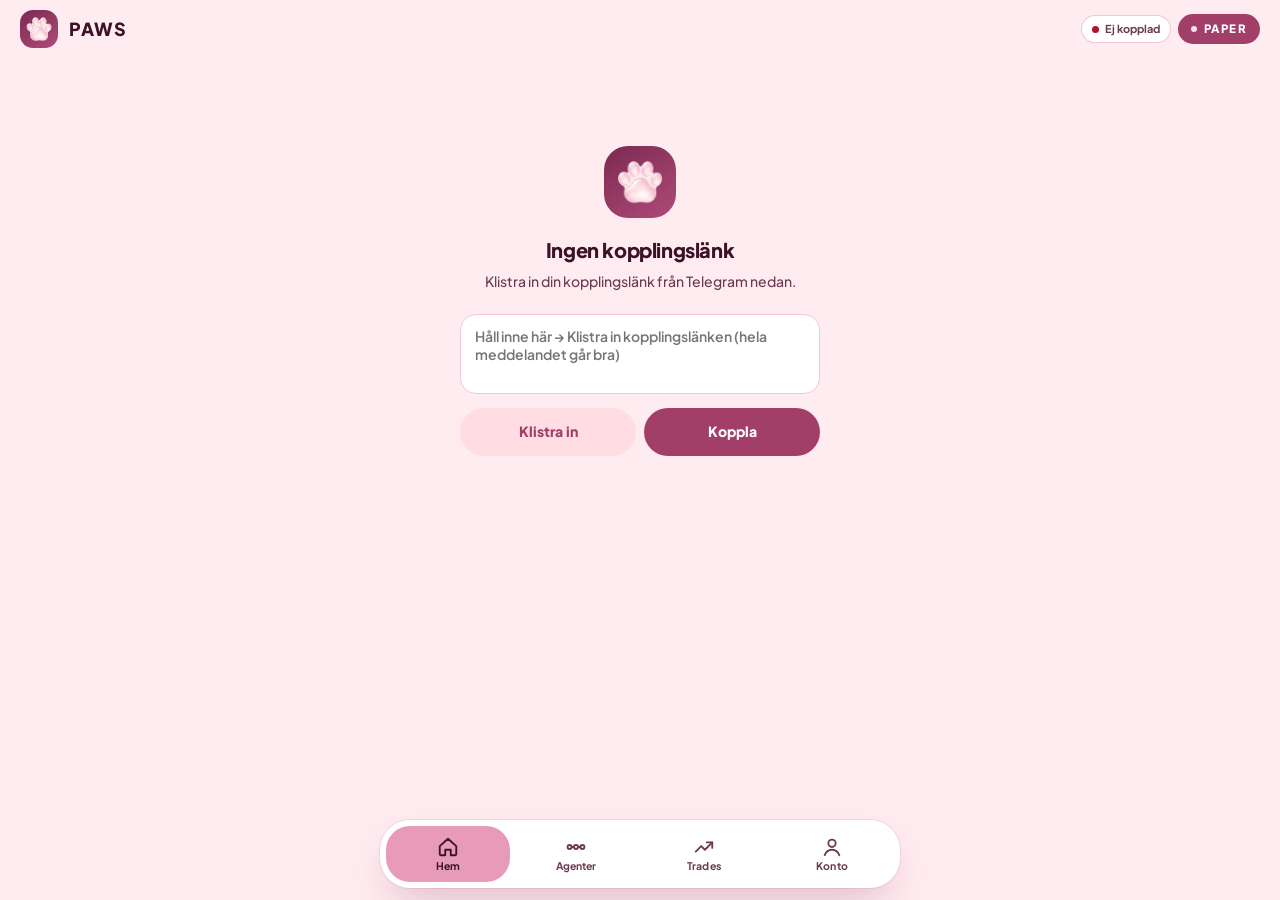
<file: index.html>
<!DOCTYPE html>
<html lang="sv">
<head>
  <meta charset="utf-8" />
  <meta name="viewport" content="width=device-width, initial-scale=1, viewport-fit=cover, maximum-scale=1" />
  <meta name="theme-color" content="#FFECF0" />
  <meta name="mobile-web-app-capable" content="yes" />
  <meta name="apple-mobile-web-app-capable" content="yes" />
  <meta name="apple-mobile-web-app-status-bar-style" content="default" />
  <meta name="apple-mobile-web-app-title" content="PAWS" />
  <meta name="referrer" content="no-referrer" />
  <link rel="manifest" href="manifest.json" />
  <link rel="apple-touch-icon" href="icons/apple-touch-icon.png" />
  <link rel="icon" type="image/png" sizes="64x64" href="icons/favicon.png" />
  <link rel="preload" href="fonts/PlusJakartaSans-var.woff2?v=79" as="font" type="font/woff2" crossorigin />
  <link rel="stylesheet" href="paws.css?v=83" />
  <link rel="stylesheet" href="desk.css?v=83" />
  <script src="brand.js?v=83"></script>
  <title>PAWS</title>
</head>
<body>
  <div class="app" id="app">
    <header class="top">
      <span class="logo-chip"><img src="icons/paw.png?v=83" alt="" width="26" height="26" /></span>
      <span class="top-name">PAWS</span>
      <span class="top-sp"></span>
      <span class="live-chip" id="live-chip"><i></i><b id="live-txt">Ansluter</b></span>
      <span class="decal" id="mode-decal"><i></i>PAPER</span>
    </header>
    <div class="err" id="err" hidden></div>

    <main class="main">
      <div class="pager" id="pager"><div class="pager-track" id="track">

      <!-- HEM -->
      <section class="page" data-page="home" aria-label="Hem">
        <div class="hero" id="hero">
          <img class="wm" src="icons/paw-lg.png?v=83" alt="" aria-hidden="true" />
          <div class="hl-row"><span class="hl">PAPER-saldo</span><span class="ppill" id="paper-pill">PAPER</span></div>
          <div class="bal" id="bal"><span class="sk w60"></span></div>
          <div class="hero-pills"><span class="pnl" id="today">idag saknas</span><span class="mult" id="mult" hidden></span></div>
          <div class="eq">
            <div class="eq-h"><span>Saldokurva</span><b id="eq-note">–</b></div>
            <div class="cv-wrap"><canvas id="chart" aria-label="Saldokurva"></canvas><div class="marks" id="marks"></div></div>
            <div class="rng" id="rng" role="tablist">
              <button data-r="LIVE" class="on">LIVE</button><button data-r="1H">1H</button><button data-r="4H">4H</button><button data-r="1D">1D</button><button data-r="1W">1V</button><button data-r="ALL">ALLA</button>
            </div>
          </div>
          <dl class="hb">
            <div><dt>Kassa</dt><dd id="cash">–</dd></div>
            <div><dt>Öppna</dt><dd id="nopen">–</dd></div>
          </dl>
        </div>

        <section class="sec">
          <div class="live" id="live" role="button" tabindex="0" aria-label="Live-skärm, tryck för helskärm">
            <img id="scr-a" alt="" /><img id="scr-b" alt="" />
            <div class="live-empty" id="live-empty">Ingen bild ännu från botens dator</div>
            <span class="lv-l" id="lv-l"><i></i><b>Väntar på bild</b></span>
            <span class="lv-r" id="lv-r">Vilar</span>
          </div>
          <div class="lastord" id="lastord">Ingen order ännu</div>
        </section>

        <section class="sec">
          <header class="sec-head"><h2>Pipeline</h2><button class="link" data-go="agenter" type="button">Agenter ›</button></header>
          <div class="card pipe5" id="pipe" role="list"></div>
        </section>

        <section class="sec">
          <header class="sec-head"><h2 id="bots-h">Agenter</h2></header>
          <div class="carousel" id="carousel"></div>
        </section>

        <section class="sec">
          <header class="sec-head"><h2>Öppna positioner</h2><span class="sec-tag" id="open-tag">0</span></header>
          <div class="list" id="open-list"></div>
        </section>

        <section class="sec">
          <header class="sec-head"><h2>Aktivitet</h2><button class="link" data-go="trades" type="button">Alla ›</button></header>
          <div class="list" id="recent"></div>
        </section>
      </section>

      <!-- AGENTER -->
      <section class="page" data-page="agenter" aria-label="Agenter">
        <div class="h-row"><h1>Agenter</h1><span class="sec-tag" id="ag-tag">–</span></div>
        <p class="sub">Scanner → Analyst → Brain → Executor → Risk · PAPER</p>
        <div id="agent-list"></div>
      </section>

      <!-- TRADES / AKTIVITET -->
      <section class="page" data-page="trades" aria-label="Trades">
        <h1>Trades</h1>
        <p class="sub" id="tr-sub">Allt simulerat i PAPER · tryck på en rad för Varför</p>
        <dl class="sum" id="tr-sum"></dl>
        <div id="trades"></div>
      </section>

      <!-- KONTO -->
      <section class="page" data-page="konto" aria-label="Konto">
        <h1>Konto</h1>
        <p class="sub">Läge, länkar och inställningar</p>
        <div class="card modes">
          <div class="mode on" id="m-paper"><b>PAPER</b><span>Aktivt · simulerat, inga riktiga pengar</span></div>
          <div class="mode locked" id="m-live" aria-disabled="true"><b>LIVE <svg viewBox="0 0 24 24" class="lk"><rect x="5" y="11" width="14" height="9" rx="2"/><path d="M8 11V8a4 4 0 0 1 8 0v3"/></svg></b><span>Låst i appen · inga order kopplade</span></div>
        </div>
        <div class="list" id="acct"></div>
        <section class="sec"><header class="sec-head"><h2>Inställningar</h2><span class="sec-tag">ändras via Telegram</span></header><div id="settings"></div></section>
        <section class="sec"><header class="sec-head"><h2>Datakoppling</h2></header><div class="list" id="conn"></div></section>
      </section>

      </div></div>
      <section class="boot" id="boot" hidden>
        <span class="logo-chip big"><img src="icons/paw.png?v=83" alt="" width="46" height="46" /></span>
        <h3 id="boot-h">Ansluter…</h3>
        <p id="boot-p">Hämtar desken.</p>
        <div class="pairbox">
          <textarea id="boot-in" rows="3" autocomplete="off" autocapitalize="off" spellcheck="false" placeholder="Håll inne här → Klistra in kopplingslänken (hela meddelandet går bra)"></textarea>
          <div class="pair-btns"><button class="btn ghost2" id="boot-paste" type="button">Klistra in</button><button class="btn" id="boot-go" type="button">Koppla</button></div>
          <p class="pair-msg" id="boot-msg"></p>
        </div>
      </section>
    </main>

    <div class="sheet-wrap" id="sheet" hidden>
      <div class="scrim" id="sheet-scrim"></div>
      <div class="sheet" role="dialog" aria-modal="true" aria-labelledby="sheet-title">
        <div class="grab" aria-hidden="true"></div>
        <header class="sh-h">
          <span id="sheet-av"></span>
          <div class="sh-t"><h3 id="sheet-title">Varför</h3><p id="sheet-sub"></p></div>
          <button class="sh-x" id="sheet-x" type="button" aria-label="Stäng">✕</button>
        </header>
        <div class="sh-body" id="sheet-body"></div>
      </div>
    </div>

    <div class="fs" id="fs" hidden>
      <div class="fs-img" id="fs-scroll"><img id="fs-img" alt="Botens skärm" /></div>
      <div class="fs-bar"><a class="btn" id="fs-fomo" target="_blank" rel="noopener" hidden>Öppna på FOMO</a><button class="btn ghost" id="fs-x" type="button">Stäng</button></div>
    </div>

    <nav class="tabs" aria-label="Vyer">
      <button class="tab on" data-tab="home" type="button"><svg viewBox="0 0 24 24"><path d="M3 11l9-8 9 8v9a1 1 0 0 1-1 1h-5v-6H9v6H4a1 1 0 0 1-1-1z"/></svg><span>Hem</span></button>
      <button class="tab" data-tab="agenter" type="button"><svg viewBox="0 0 24 24"><circle cx="5" cy="12" r="2.2"/><circle cx="12" cy="12" r="2.2"/><circle cx="19" cy="12" r="2.2"/><path d="M7.2 12h2.6M14.2 12h2.6"/></svg><span>Agenter</span></button>
      <button class="tab" data-tab="trades" type="button"><svg viewBox="0 0 24 24"><path d="M3 17l6-6 4 4 8-8"/><path d="M15 7h6v6"/></svg><span>Trades</span></button>
      <button class="tab" data-tab="konto" type="button"><svg viewBox="0 0 24 24"><circle cx="12" cy="8" r="4"/><path d="M4 21c1.5-4 4.5-6 8-6s6.5 2 8 6"/></svg><span>Konto</span></button>
    </nav>
  </div>
  <script src="pair.js?v=83"></script>
  <script src="desk.js?v=83"></script>
</body>
</html>
</file>
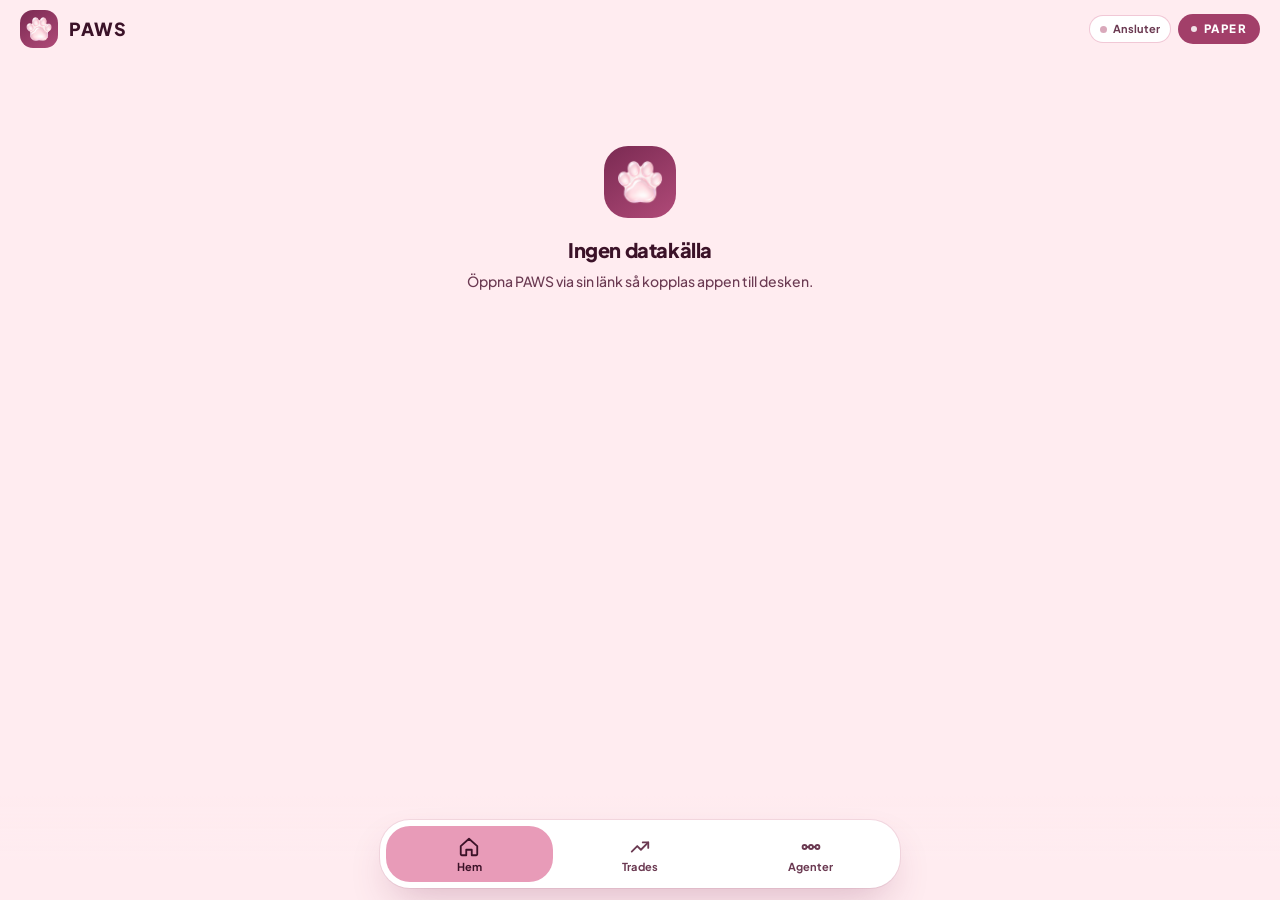
<file: classic.html>
<!DOCTYPE html>
<html lang="sv">
<head>
  <meta charset="utf-8" />
  <meta name="viewport" content="width=device-width, initial-scale=1, viewport-fit=cover, maximum-scale=1" />
  <meta name="theme-color" content="#FFECF0" />
  <meta name="mobile-web-app-capable" content="yes" />
  <meta name="apple-mobile-web-app-capable" content="yes" />
  <meta name="apple-mobile-web-app-status-bar-style" content="default" />
  <meta name="apple-mobile-web-app-title" content="PAWS" />
  <link rel="manifest" href="manifest.json" />
  <link rel="apple-touch-icon" href="icons/apple-touch-icon.png" />
  <link rel="icon" type="image/svg+xml" href="icons/favicon.svg" />
  <link rel="icon" type="image/png" sizes="64x64" href="icons/favicon.png" />
  <link rel="shortcut icon" href="icons/favicon.ico" />
  <link rel="preload" href="fonts/PlusJakartaSans-var.woff2?v=80c" as="font" type="font/woff2" crossorigin />
  <link rel="stylesheet" href="paws.css?v=80c" />
  <script src="brand.js?v=80c"></script>
  <title>PAWS</title>
  <script>
    document.title = NimbusBrand.name;
    document.querySelector('meta[name="apple-mobile-web-app-title"]').setAttribute("content", NimbusBrand.name);
  </script>
</head>
<body>
  <div class="app" id="app">
    <header class="top">
      <span class="logo-chip"><img src="icons/paw.png?v=80c" alt="" width="26" height="26" /></span>
      <span class="top-name">PAWS</span>
      <span class="top-sp"></span>
      <span class="live-chip" id="live-chip"><i></i><b id="live-txt">Ansluter</b></span>
      <span class="decal"><i></i>PAPER</span>
    </header>

    <main class="main">
      <div class="pager" id="pager">
      <div class="pager-track" id="pager-track">

      <!-- HEM -->
      <section class="page" data-page="home" aria-label="Hem">
        <div class="hero" id="hero">
          <img class="wm" src="icons/paw-lg.png?v=80c" alt="" aria-hidden="true" />
          <div class="hl">PAPER-saldo</div>
          <div class="bal" id="bal"><span class="bal-i">$—</span></div>
          <div class="pnl" id="pnl">saknas</div>
          <div class="eq" id="eq" aria-label="Saldokurva">
            <div class="eq-h"><span>Saldokurva</span><b id="eq-note">saknas</b></div>
            <div class="eq-pl" id="eq-pl"></div>
            <div class="eq-cap"><span id="eq-l">–</span><span id="eq-r">–</span></div>
          </div>
          <dl class="hb">
            <div><dt>Kassa</dt><dd id="c-cash">–</dd></div>
            <div><dt>Multipel</dt><dd id="hs-mult">–</dd></div>
          </dl>
          <div class="hero-note" id="hero-note">PAPER · simulerat · inga riktiga pengar</div>
        </div>

        <section class="sec" id="sec-pipe">
          <header class="sec-head"><h2>Pipeline</h2><button class="link" id="to-agenter" type="button">Agenter ›</button></header>
          <div class="card pipe" id="pipe" role="list"></div>
          <p class="fnote pipe-note" id="pipe-note">saknas</p>
        </section>

        <section class="sec" id="sec-challenge">
          <header class="sec-head"><h2>Utmaning</h2><span class="pill" id="ch-pill"><i></i><b>saknas</b></span></header>
          <div class="card ch" id="ch-card">
            <svg class="ring" viewBox="0 0 100 100" aria-hidden="true">
              <circle cx="50" cy="50" r="40" class="ring-bg"></circle>
              <circle cx="50" cy="50" r="40" class="ring-fg" id="ch-ring" transform="rotate(-90 50 50)"></circle>
              <text x="50" y="49" text-anchor="middle" class="ring-t" id="ch-day">–</text>
              <text x="50" y="64" text-anchor="middle" class="ring-s">DAG</text>
            </svg>
            <div class="ch-r">
              <div class="k">Återstår</div>
              <div class="ch-count" id="ch-count">--:--:--</div>
              <div class="ch-span" id="ch-span">tid saknas</div>
              <dl class="kv">
                <div><dt>Per trade</dt><dd id="c-ticket">–</dd></div>
                <div><dt>Realiserat</dt><dd id="c-real">–</dd></div>
              </dl>
            </div>
          </div>
        </section>

        <dl class="mini">
          <div><dt>Öppna</dt><dd id="hs-open">–</dd></div>
          <div><dt>Vinster</dt><dd id="hs-wins">–</dd></div>
          <div><dt>Stängda</dt><dd id="c-closed">–</dd></div>
        </dl>

        <section class="sec" id="sec-open">
          <header class="sec-head"><h2>Öppna positioner</h2><span class="sec-tag" id="open-tag">0</span></header>
          <div class="list" id="open-list"></div>
        </section>

        <section class="sec" id="sec-recent">
          <header class="sec-head"><h2>Senaste trades</h2><button class="link" id="to-trades" type="button">Alla ›</button></header>
          <div class="list" id="recent-list"></div>
        </section>
      </section>

      <!-- TRADES -->
      <section class="page" data-page="trades" aria-label="Trades">
        <h1>Trades</h1>
        <p class="sub" id="tr-sub">0 händelser · allt simulerat i PAPER</p>
        <dl class="sum" id="tr-sum"></dl>
        <div id="trades-list"></div>
      </section>

      <!-- AGENTER -->
      <section class="page" data-page="agenter" aria-label="Agenter">
        <div class="h-row"><h1>Agenter</h1><span class="sec-tag" id="ag-tag">saknas</span></div>
        <p class="sub" id="ag-sub">Desk-stegen i ordning · PAPER</p>
        <div class="agents" id="agents"></div>
      </section>

      </div>
      </div>
      <section class="boot" id="boot" hidden>
        <span class="logo-chip big"><img src="icons/paw.png?v=80c" alt="" width="46" height="46" /></span>
        <h3>Ingen datakälla</h3>
        <p>Öppna PAWS via sin länk så kopplas appen till desken.</p>
      </section>
    </main>

    <div class="sheet-wrap" id="sheet" hidden>
      <div class="scrim" id="sheet-scrim"></div>
      <div class="sheet" role="dialog" aria-modal="true" aria-labelledby="sheet-title" data-no-swipe>
        <div class="grab" aria-hidden="true"></div>
        <header class="sh-h">
          <span id="sheet-av"></span>
          <div class="sh-t"><h3 id="sheet-title">Varför</h3><p id="sheet-sub"></p></div>
          <button class="sh-x" id="sheet-x" type="button" aria-label="Stäng">✕</button>
        </header>
        <div class="sh-body" id="sheet-body"></div>
      </div>
    </div>

    <nav class="tabs" aria-label="Vyer">
      <button class="tab on" data-tab="home" type="button"><svg viewBox="0 0 24 24"><path d="M3 11l9-8 9 8v9a1 1 0 0 1-1 1h-5v-6H9v6H4a1 1 0 0 1-1-1z"/></svg><span>Hem</span></button>
      <button class="tab" data-tab="trades" type="button"><svg viewBox="0 0 24 24"><path d="M3 17l6-6 4 4 8-8"/><path d="M15 7h6v6"/></svg><span>Trades</span></button>
      <button class="tab" data-tab="agenter" type="button"><svg viewBox="0 0 24 24"><circle cx="5" cy="12" r="2.2"/><circle cx="12" cy="12" r="2.2"/><circle cx="19" cy="12" r="2.2"/><path d="M7.2 12h2.6M14.2 12h2.6"/></svg><span>Agenter</span></button>
    </nav>
  </div>

  <script src="paws.js?v=80c"></script>
  </body>
</html>
</file>
<file: paws.css>
/* PAWS v80c — layout C "Ljus" in rose: pink-white canvas, soft white cards, deep-rose hero with the paw as watermark. */
@font-face{font-family:"Plus Jakarta Sans";font-style:normal;font-weight:200 800;font-display:swap;src:url("fonts/PlusJakartaSans-var.woff2?v=79") format("woff2")}
:root{
  --bg:#FFECF0;--card:#FFFFFF;--ink:#3B1228;--ink2:#6B3A52;--ink3:#86526A;
  --vi:#A23F69;--vi2:#E89BB8;--lav:#F1C8D6;--chip:#FFDDE3;--line:#F1C8D6;--line2:#F8DCE5;
  --up:#086A42;--upbg:#DDF3E6;--down:#B3122B;--downbg:#FDE1E5;--amber:#7D4F00;--amberbg:#FFEFD0;
  --f:"Plus Jakarta Sans",system-ui,-apple-system,"Segoe UI",Roboto,sans-serif;
  --safe-b:env(safe-area-inset-bottom,0px);--safe-t:env(safe-area-inset-top,0px);
  --sh:0 1px 0 rgba(150,60,100,.05),0 14px 30px -18px rgba(150,60,100,.24);
}
*{box-sizing:border-box;-webkit-tap-highlight-color:transparent}
html,body{margin:0;background:var(--bg);color:var(--ink);font-family:var(--f);-webkit-font-smoothing:antialiased;overscroll-behavior:none;height:100%;height:100dvh;overflow:hidden;font-feature-settings:"tnum" 1}
body{font-size:15px;line-height:1.4}
[hidden]{display:none!important}
button{font:inherit;color:inherit;background:none;border:0;padding:0;cursor:pointer}
h1,h2,h3,p{margin:0}
dl,dd{margin:0}
.app{position:relative;height:100%;display:flex;flex-direction:column;overflow:hidden}

/* ---------- top bar (solid) ---------- */
.top{flex:none;display:flex;align-items:center;gap:8px;padding:calc(10px + var(--safe-t)) 20px 8px;background:var(--bg);z-index:20}
.logo-chip{width:38px;height:38px;border-radius:13px;background:linear-gradient(145deg,#7A2A52,#B04A78);display:grid;place-items:center;flex:none}
.logo-chip img{width:26px;height:26px;object-fit:contain;display:block}
.logo-chip.big{width:72px;height:72px;border-radius:24px}.logo-chip.big img{width:46px;height:46px}
.top-name{font-weight:800;font-size:18px;letter-spacing:.06em;margin-left:3px}
.top-sp{flex:1}
.decal{display:inline-flex;align-items:center;gap:7px;height:30px;padding:0 13px;border-radius:99px;background:var(--vi);color:#fff;font-weight:800;font-size:11.5px;letter-spacing:.12em}
.decal i{width:6px;height:6px;border-radius:50%;background:#fff;opacity:.85}
.live-chip{display:inline-flex;align-items:center;gap:6px;height:26px;padding:0 10px;border-radius:99px;background:#fff;font-weight:700;font-size:11px;color:var(--ink2);box-shadow:0 0 0 1px var(--line)}
.live-chip i{width:7px;height:7px;border-radius:50%;background:#D9A9BB}
.live-chip.on i{background:#2FD28A}.live-chip.warn i{background:#E8A93A}.live-chip.off i{background:var(--down)}

/* ---------- pager ---------- */
.main{flex:1;min-height:0;position:relative;overflow:hidden}
.pager{height:100%;width:100%;overflow:hidden;touch-action:pan-y}
.pager-track{display:flex;width:100%;height:100%;will-change:transform}
.pager-track.anim{transition:transform .32s cubic-bezier(.22,.8,.3,1)}
.page{flex:0 0 100%;width:100%;height:100%;overflow-x:hidden;overflow-y:auto;-webkit-overflow-scrolling:touch;overscroll-behavior:contain;padding:4px 20px calc(112px + var(--safe-b));scrollbar-width:none}
.page::-webkit-scrollbar{display:none}
h1{font-weight:800;font-size:30px;letter-spacing:-.035em;line-height:1.1;padding-top:8px}
.sub{font-size:13.5px;color:var(--ink2);margin-top:6px;font-weight:500}
.h-row{display:flex;align-items:flex-end;justify-content:space-between}
.sec{margin-top:14px}
.sec-head{display:flex;justify-content:space-between;align-items:center;margin:0 4px 8px}
.sec-head h2{font-size:15px;font-weight:700;letter-spacing:-.01em}
.sec-tag{font-size:11.5px;font-weight:700;padding:4px 10px;border-radius:99px;background:var(--chip);color:var(--vi)}
.link{font-size:13px;font-weight:700;color:var(--vi);padding:4px 2px}
.pill{display:inline-flex;align-items:center;gap:6px;font-size:11.5px;font-weight:700;padding:4px 10px;border-radius:99px;background:var(--chip);color:var(--vi)}
.pill i{width:6px;height:6px;border-radius:50%;background:currentColor}
.pill.on{background:var(--upbg);color:var(--up)}.pill.pause{background:var(--amberbg);color:var(--amber)}
.up{color:var(--up)}.down{color:var(--down)}

/* ---------- hero ---------- */
.hero{position:relative;overflow:hidden;border-radius:34px;padding:20px 22px 16px;color:#fff;margin-top:6px;
  background:radial-gradient(90% 80% at 100% 0%,rgba(232,155,184,.42),transparent 60%),linear-gradient(160deg,#7A2A52 0%,#4A1230 100%);
  box-shadow:0 24px 40px -22px rgba(90,25,60,.55)}
.hero .wm{position:absolute;right:-30px;top:-22px;width:200px;height:200px;object-fit:contain;opacity:.16;pointer-events:none}
.hl{position:relative;font-size:12px;letter-spacing:.12em;text-transform:uppercase;font-weight:700;color:rgba(255,255,255,.86)}
.bal{position:relative;margin-top:12px;font-weight:700;font-size:52px;line-height:1;letter-spacing:-.045em;display:flex;align-items:baseline}
.bal-d{font-size:30px;color:rgba(255,255,255,.62);letter-spacing:-.02em}
.bal.miss .bal-i{font-size:34px;color:rgba(255,255,255,.82)}
.pnl{position:relative;display:inline-flex;margin-top:12px;padding:6px 12px;border-radius:99px;background:rgba(255,255,255,.12);color:#fff;font-weight:700;font-size:13.5px}
.pnl.up{background:rgba(120,235,175,.20);color:#9CF5C6}.pnl.down{background:rgba(255,150,165,.22);color:#FFB3C1}
.hb{position:relative;display:grid;grid-template-columns:1fr 1fr;margin-top:14px;padding-top:12px;border-top:1px solid rgba(255,255,255,.16)}
.hb>div+div{padding-left:18px;border-left:1px solid rgba(255,255,255,.16)}
.hb dt{font-size:11px;letter-spacing:.1em;text-transform:uppercase;color:rgba(255,255,255,.85);font-weight:600}
.hb dd{font-size:21px;font-weight:700;margin-top:4px;letter-spacing:-.02em}
.hero-note{position:relative;margin-top:11px;font-size:11px;font-weight:600;letter-spacing:.04em;color:rgba(255,255,255,.85)}

/* ---------- cards ---------- */
.card{background:var(--card);border-radius:28px;padding:14px 18px;box-shadow:var(--sh)}
.ch{display:flex;align-items:center;gap:16px}
.ring{width:84px;height:84px;flex:none}
.ring-bg{fill:none;stroke:var(--chip);stroke-width:10}
.ring-fg{fill:none;stroke:var(--vi);stroke-width:10;stroke-linecap:round;stroke-dasharray:251.33;stroke-dashoffset:251.33;transition:stroke-dashoffset .6s}
.ring-t{font:800 20px var(--f);fill:var(--ink)}
.ring-s{font:700 9.5px var(--f);fill:var(--ink2);letter-spacing:.8px}
.ch-r{min-width:0;flex:1}
.k,.kv dt{font-size:11px;letter-spacing:.1em;text-transform:uppercase;color:var(--ink2);font-weight:700}
.ch-count{font-size:27px;font-weight:700;letter-spacing:-.03em;word-spacing:.18em;line-height:1.05;margin-top:5px;white-space:nowrap}
.ch-span{font-size:11.5px;color:var(--ink2);margin-top:3px;font-weight:500}
.kv{display:flex;gap:18px;margin-top:9px}
.kv dd{font-size:15px;font-weight:700;margin-top:3px}
.mini{display:grid;grid-template-columns:repeat(3,1fr);gap:10px;margin:10px 0 0}
.mini>div{background:var(--card);border-radius:22px;padding:9px 14px 10px;box-shadow:var(--sh)}
.mini dt{font-size:11px;letter-spacing:.08em;text-transform:uppercase;color:var(--ink2);font-weight:700}
.mini dd{font-size:20px;font-weight:700;margin-top:4px;letter-spacing:-.02em}

/* ---------- rows ---------- */
.list{background:var(--card);border-radius:28px;padding:2px 16px;box-shadow:var(--sh)}
.row{position:relative;display:flex;align-items:center;gap:13px;padding:12px 0;flex-wrap:wrap}
.row+.row{border-top:1px solid var(--line2)}
.row.hit{animation:hit 3.4s ease-out;margin:0 -16px;padding-left:16px;padding-right:16px;border-radius:20px}
@keyframes hit{0%,60%{background:var(--chip)}100%{background:transparent}}
.av{width:44px;height:44px;border-radius:15px;display:grid;place-items:center;flex:none;font-weight:800;font-size:14px;color:#fff;background:linear-gradient(145deg,var(--h1,#7C5CF0),var(--h2,#B9A4FB))}
.av.ic{background:var(--chip);color:var(--vi)}.av.ic.tp{background:var(--upbg);color:var(--up)}.av.ic.sl{background:var(--downbg);color:var(--down)}
.av svg{width:22px;height:22px;fill:none;stroke:currentColor;stroke-width:2.2;stroke-linecap:round;stroke-linejoin:round}
.row-m{flex:1;min-width:0}
.row-m strong{display:block;font-size:16px;font-weight:700;letter-spacing:-.01em}
.row-m span{display:block;font-size:12.5px;color:var(--ink2);margin-top:3px;font-weight:500}
.badge{display:inline-block;font-size:10px;font-weight:700;letter-spacing:.08em;padding:2px 7px;border-radius:6px;background:var(--chip);color:var(--vi);margin-right:7px;vertical-align:1px}
.badge.s{background:var(--upbg);color:var(--up)}.badge.sl{background:var(--downbg);color:var(--down)}
.row-v{text-align:right;font-size:16px;font-weight:700;letter-spacing:-.01em}
.row-v small{display:block;font-size:12.5px;font-weight:500;color:var(--ink2);margin-top:3px}
.row-v.up small,.row-v.down small{color:inherit;opacity:1}
.gauge{flex:0 0 100%;position:relative;height:6px;border-radius:6px;background:var(--chip);margin:6px 0 2px}
.gauge b{position:absolute;left:0;top:0;bottom:0;border-radius:6px;background:linear-gradient(90deg,var(--vi2),var(--lav))}
.gauge i{position:absolute;top:-4px;width:14px;height:14px;border-radius:50%;background:#fff;border:3px solid var(--vi);margin-left:-6px}
.empty{padding:20px 4px;text-align:center;font-size:13.5px;color:var(--ink2);font-weight:500}
.sum{display:grid;grid-template-columns:repeat(3,1fr);gap:8px;margin:16px 0 16px}
.sum>div{background:var(--chip);border-radius:20px;padding:11px 14px}
.sum dt{font-size:11px;letter-spacing:.08em;text-transform:uppercase;color:var(--vi);font-weight:700}
.sum dd{font-size:19px;font-weight:700;margin-top:4px;letter-spacing:-.02em;white-space:nowrap}
.sum dd.up{color:var(--up)}.sum dd.down{color:var(--down)}
.dl{font-size:12px;font-weight:700;color:var(--ink2);margin:14px 4px 8px;letter-spacing:.06em;text-transform:uppercase}

/* ---------- saldokurva (in hero) ---------- */
.eq{position:relative;margin-top:14px;padding-top:12px;border-top:1px solid rgba(255,255,255,.16)}
.eq-h{display:flex;justify-content:space-between;align-items:baseline;font-size:11px;letter-spacing:.1em;text-transform:uppercase;color:rgba(255,255,255,.85);font-weight:600}
.eq-h b{letter-spacing:.02em;text-transform:none;font-weight:600;font-size:11.5px;color:rgba(255,255,255,.9)}
.eq-pl{position:relative;height:72px;margin-top:6px}
.eq-pl svg{position:absolute;inset:0;width:100%;height:100%;overflow:visible}
.eq-cap{display:flex;justify-content:space-between;font-size:11px;font-weight:600;color:rgba(255,255,255,.82);margin-top:4px}

/* ---------- pipeline row ---------- */
.pipe{display:grid;grid-template-columns:repeat(7,1fr);padding:14px 8px 12px;border-radius:28px;position:relative;cursor:pointer}
.pipe:before{content:"";position:absolute;left:calc(8px + 100%/14 - 8px / 7);right:calc(8px + 100%/14 - 8px / 7);top:25px;height:2px;background:var(--line)}
.pp{position:relative;display:flex;flex-direction:column;align-items:center;text-align:center;min-width:0}
.pp .nd{position:relative;width:22px;height:22px;border-radius:50%;background:#fff;border:2px solid #F1C8D6;display:grid;place-items:center;font-size:10px;font-weight:800;color:var(--ink3)}
.pp.on .nd{border-color:#2FD28A;color:var(--up);background:var(--upbg)}
.pp.off .nd{border-color:#E1A63D;color:var(--amber);background:var(--amberbg)}
.pp.na .nd{border-style:dashed}
.pp b{margin-top:8px;font-size:15px;font-weight:800;letter-spacing:-.02em;line-height:1.1;max-width:100%;white-space:nowrap}
.pp b.s{font-size:10.5px;letter-spacing:0;color:var(--ink3);font-weight:700;line-height:1.5}
.pp em{font-style:normal;margin-top:4px;font-size:10.5px;font-weight:700;color:var(--ink);letter-spacing:0;max-width:100%;overflow:hidden;text-overflow:clip}
.pp small{font-size:9.5px;font-weight:600;color:var(--ink3);margin-top:2px;line-height:1.2;max-width:100%;white-space:nowrap}
.pipe-note{margin:8px 6px 0;line-height:1.35}

/* ---------- agenter ---------- */
.agents{margin-top:14px;position:relative}
.ag{position:relative;display:grid;grid-template-columns:34px 1fr;column-gap:12px;padding-bottom:12px}
.ag:not(:last-child):before{content:"";position:absolute;left:16px;top:36px;bottom:-2px;width:2px;background:var(--line)}
.ag .nd{width:34px;height:34px;border-radius:50%;background:#fff;border:2px solid #F1C8D6;display:grid;place-items:center;font-size:13px;font-weight:800;color:var(--ink3);z-index:1}
.ag.on .nd{border-color:#2FD28A;color:var(--up);background:var(--upbg)}
.ag.off .nd{border-color:#E1A63D;color:var(--amber);background:var(--amberbg)}
.ag.na .nd{border-style:dashed}
.ag .bd{background:var(--card);border-radius:24px;padding:13px 16px 14px;box-shadow:var(--sh);min-width:0}
.ag .t{display:flex;align-items:center;gap:8px}
.ag .t strong{font-size:16px;font-weight:800;letter-spacing:-.01em}
.ag .t .sp{flex:1}
.ag .role{font-size:12.5px;color:var(--ink2);font-weight:500;margin-top:3px}
.stt{display:inline-flex;align-items:center;gap:6px;font-size:11px;font-weight:700;padding:3px 9px;border-radius:99px;background:var(--chip);color:var(--ink3)}
.stt:before{content:"";width:7px;height:7px;border-radius:50%;background:#D9A9BB}
.stt.on{background:var(--upbg);color:var(--up)}.stt.on:before{background:#2FD28A}
.stt.off{background:var(--amberbg);color:var(--amber)}.stt.off:before{background:#E1A63D}
.ag .big{display:flex;align-items:baseline;gap:8px;margin-top:10px}
.ag .big b{font-size:24px;font-weight:800;letter-spacing:-.03em}
.ag .big b.s{font-size:15px;color:var(--ink3);font-weight:700;letter-spacing:0}
.ag .big span{font-size:12.5px;color:var(--ink2);font-weight:600}
.ag .ln{font-size:12.5px;color:var(--ink2);margin-top:6px;font-weight:500;line-height:1.35}
.ag .ln i{font-style:normal;font-weight:700;color:var(--ink3);margin-right:5px}
.ag.flash .bd{animation:hit 2.4s ease-out}

/* ---------- tap rows + Varför-ark ---------- */
.row.tap{cursor:pointer;-webkit-tap-highlight-color:transparent}
.row.tap:active{background:var(--bg);margin:0 -16px;padding-left:16px;padding-right:16px;border-radius:18px}
.row .chev{flex:none;width:16px;height:16px;fill:none;stroke:var(--ink3);stroke-width:2.4;stroke-linecap:round;stroke-linejoin:round;margin-left:-4px}
.sheet-wrap{position:fixed;inset:0;z-index:90}
.sheet-wrap[hidden]{display:none}
.scrim{position:absolute;inset:0;background:rgba(59,18,40,.42);animation:fade .2s ease-out}
.sheet{position:absolute;left:0;right:0;bottom:0;max-height:86dvh;display:flex;flex-direction:column;background:var(--bg);border-radius:32px 32px 0 0;padding:8px 16px calc(16px + var(--safe-b));box-shadow:0 -20px 50px -20px rgba(110,35,75,.45);animation:rise .28s cubic-bezier(.22,.8,.3,1)}
@keyframes fade{from{opacity:0}}
@keyframes rise{from{transform:translateY(40px);opacity:0}}
.grab{width:40px;height:4px;border-radius:4px;background:#F1C8D6;margin:2px auto 10px}
.sh-h{display:flex;align-items:center;gap:12px;padding:0 4px 10px}
.sh-t{flex:1;min-width:0}
.sh-t h3{font-size:19px;font-weight:800;letter-spacing:-.02em;line-height:1.15}
.sh-t p{font-size:12.5px;color:var(--ink2);font-weight:500;margin-top:2px}
.sh-x{width:44px;height:44px;border-radius:50%;background:#fff;color:var(--ink2);font-size:15px;font-weight:700;box-shadow:0 0 0 1px var(--line);flex:none}
.sh-body{overflow-y:auto;-webkit-overflow-scrolling:touch;overscroll-behavior:contain;scrollbar-width:none;padding-bottom:4px}
.sh-body::-webkit-scrollbar{display:none}
.wy{background:var(--card);border-radius:22px;padding:12px 16px 13px;box-shadow:var(--sh);margin-top:10px}
.wy h4{font-size:11px;letter-spacing:.1em;text-transform:uppercase;color:var(--vi);font-weight:800;display:flex;justify-content:space-between;align-items:center}
.wy h4 em{font-style:normal;letter-spacing:0;text-transform:none;font-size:11px;color:var(--ink3);font-weight:700}
.wy p{font-size:14px;font-weight:600;margin-top:6px;line-height:1.35}
.wy p.miss{color:var(--ink3);font-weight:600}
.wy .kvr{display:flex;justify-content:space-between;gap:12px;font-size:13px;font-weight:600;color:var(--ink2);margin-top:6px}
.wy .kvr b{color:var(--ink);font-weight:700;text-align:right}
.wy .kvr b.miss{color:var(--ink3);font-weight:600}
.wy .kvr b.up{color:var(--up)}.wy .kvr b.down{color:var(--down)}
.wy .gl{display:grid;grid-template-columns:1fr 1fr;gap:6px 10px;margin-top:8px}
.wy .gl span{display:flex;align-items:center;gap:7px;font-size:12px;font-weight:600;min-width:0}
.wy .gl i{flex:none;width:16px;height:16px;border-radius:50%;background:var(--upbg);color:var(--up);display:grid;place-items:center;font-style:normal;font-size:10px;font-weight:800}
.wy .gl .no i{background:var(--downbg);color:var(--down)}.wy .gl .na i{background:var(--chip);color:var(--ink3)}

/* ---------- tab bar (solid) ---------- */
.app::after{content:"";position:fixed;left:0;right:0;bottom:0;height:calc(104px + var(--safe-b));background:linear-gradient(rgba(255,236,240,0),var(--bg) 62%);pointer-events:none;z-index:60}
.tabs{position:fixed;z-index:70;left:16px;right:16px;bottom:calc(12px + var(--safe-b));display:flex;gap:4px;padding:6px;border-radius:30px;background:#FFFFFF;box-shadow:0 18px 40px -12px rgba(130,45,90,.30),0 0 0 1px rgba(150,60,100,.10)}
.tab{flex:1;display:flex;flex-direction:column;align-items:center;justify-content:center;gap:3px;height:56px;border-radius:24px;color:var(--ink2);transition:background .2s,color .2s}
.tab svg{width:22px;height:22px;fill:none;stroke:currentColor;stroke-width:2;stroke-linecap:round;stroke-linejoin:round}
.tab span{font-weight:700;font-size:11px;letter-spacing:.01em;line-height:1}
.tab.on{background:var(--vi2);color:var(--ink)}

.boot{position:absolute;inset:0;z-index:40;text-align:center;padding:90px 24px;color:var(--ink2);background:var(--bg)}
.boot .logo-chip{margin:0 auto}
.boot h3{margin-top:18px;font-size:20px;font-weight:800;color:var(--ink);letter-spacing:-.02em}
.boot p{margin:8px 0 0;font-size:14px;font-weight:500}

@media (prefers-reduced-motion:reduce){
  *,*::before,*::after{animation:none!important;transition:none!important}
}
@media (min-width:560px){
  .page{padding-left:max(20px,calc(50% - 260px));padding-right:max(20px,calc(50% - 260px))}
  .tabs{left:50%;right:auto;width:520px;transform:translateX(-50%)}
}
</file>
<file: desk.css>
/* PAWS v81 desk — Overnight Desk inside the PAWS look (rose paw theme, same tokens as paws.css). */
.err{flex:none;margin:0 16px 6px;padding:9px 14px;border-radius:16px;background:var(--downbg);color:var(--down);font-size:12.5px;font-weight:700}
.hl-row{position:relative;display:flex;align-items:center;justify-content:space-between}
.ppill{display:inline-flex;align-items:center;height:24px;padding:0 10px;border-radius:99px;background:#FFB347;color:#4A2600;font-weight:800;font-size:11px;letter-spacing:.08em}
.hero-pills{position:relative;display:flex;gap:8px;flex-wrap:wrap;margin-top:12px}
.hero-pills .pnl{margin-top:0}
.mult{display:inline-flex;align-items:center;padding:6px 12px;border-radius:99px;background:rgba(120,235,175,.22);color:#9CF5C6;font-weight:800;font-size:13.5px}
.bal .cents{font-size:30px;color:rgba(255,255,255,.62);letter-spacing:-.02em}
.dg{display:inline-block;transition:transform .6s ease-out}
.cv-wrap{position:relative;height:96px;margin-top:22px}
.cv-wrap canvas{position:absolute;inset:0;width:100%;height:100%}
.marks{position:absolute;inset:0;pointer-events:none}
.mk{position:absolute;transform:translate(-50%,-100%);font-size:10px;font-weight:800;padding:2px 7px;border-radius:99px;white-space:nowrap;background:#fff;color:var(--vi)}
.mk.buy{background:#DCE9FF;color:#0A4FB3}.mk.win{background:#DDF3E6;color:#086A42}.mk.loss{background:#FDE1E5;color:#B3122B}
.rng{position:relative;display:flex;gap:4px;margin-top:10px;background:rgba(255,255,255,.10);border-radius:99px;padding:3px}
.rng button{flex:1;height:30px;border-radius:99px;font-size:11.5px;font-weight:800;color:rgba(255,255,255,.8);min-width:0}
.rng button.on{background:#fff;color:var(--vi)}
.sk{display:inline-block;height:1em;border-radius:10px;background:rgba(255,255,255,.22);animation:pulse 1.2s ease-in-out infinite alternate}
.w60{width:60%}
.skc{height:64px;border-radius:22px;background:var(--card);animation:pulse 1.2s ease-in-out infinite alternate}
@keyframes pulse{from{opacity:.5}to{opacity:1}}

/* live screen */
.live{position:relative;aspect-ratio:16/9;border-radius:22px;overflow:hidden;background:#2A0E1E;box-shadow:var(--sh);cursor:pointer}
.live img{position:absolute;inset:0;width:100%;height:100%;object-fit:cover;opacity:0;transition:opacity .25s}
.live img.show{opacity:1}
.live-empty{position:absolute;inset:0;display:grid;place-items:center;color:rgba(255,255,255,.7);font-size:13px;font-weight:600;text-align:center;padding:0 20px}
.lv-l,.lv-r{position:absolute;top:10px;display:inline-flex;align-items:center;gap:6px;height:26px;padding:0 10px;border-radius:99px;background:rgba(20,6,14,.62);color:#fff;font-size:11.5px;font-weight:700;backdrop-filter:blur(8px);-webkit-backdrop-filter:blur(8px)}
.lv-l{left:10px}.lv-r{right:10px}
.lv-l i{width:7px;height:7px;border-radius:50%;background:#9a9a9a}
.lv-l.on i{background:#ff453a}
.lastord{margin:8px 6px 0;font-size:12.5px;font-weight:600;color:var(--ink2);display:flex;align-items:center;gap:6px;flex-wrap:wrap}
.chk{display:inline-flex;gap:3px}
.chk i{width:16px;height:16px;border-radius:50%;display:grid;place-items:center;font-style:normal;font-size:9px;font-weight:800;background:var(--chip);color:var(--ink3)}
.chk i.ok{background:var(--upbg);color:var(--up)}.chk i.no{background:var(--downbg);color:var(--down)}

/* pipeline (5 bots) */
.pipe5{display:grid;grid-template-columns:repeat(5,1fr);padding:14px 8px 12px;position:relative}
.pipe5:before{content:"";position:absolute;left:10%;right:10%;top:25px;height:2px;background:var(--line)}
.pipe5 .pp em{font-size:10px}

/* bot carousel */
.carousel{display:flex;gap:10px;overflow-x:auto;scroll-snap-type:x mandatory;scroll-padding:0 20px;margin:0 -20px;padding:2px 20px 10px;scrollbar-width:none}
.carousel::-webkit-scrollbar{display:none}
.bc{flex:0 0 78%;scroll-snap-align:start;background:var(--card);border-radius:26px;padding:14px 16px;box-shadow:var(--sh);min-width:0}
.bc-h{display:flex;align-items:center;gap:8px}
.dot{width:10px;height:10px;border-radius:50%;flex:none}
.bc-h strong{font-size:15px;font-weight:800}
.bc-h .sp{flex:1}
.bc-big{font-size:22px;font-weight:800;letter-spacing:-.03em;margin-top:8px}
.bc-sub{font-size:12.5px;color:var(--ink2);font-weight:600;margin-top:3px;line-height:1.35}
.feed{margin-top:8px;display:flex;flex-direction:column;gap:4px}
.feed div{font-size:12px;font-weight:600;color:var(--ink2);white-space:nowrap;overflow:hidden;text-overflow:ellipsis}
.feed .fk{color:var(--ink3);text-decoration:line-through;text-decoration-color:var(--down)}
.feed .fp{color:var(--up)}
.lyr{display:grid;grid-template-columns:repeat(4,1fr);gap:4px;margin-top:8px}
.lyr i{height:6px;border-radius:4px;background:var(--chip)}
.lyr i.ok{background:#2FD28A}.lyr i.no{background:#ff6b81}
.pills{display:flex;gap:6px;flex-wrap:wrap;margin-top:8px}
.pl{font-size:11px;font-weight:800;padding:3px 9px;border-radius:99px;background:var(--chip);color:var(--vi);font-family:ui-monospace,Menlo,monospace}
.pl.r{background:var(--downbg);color:var(--down)}.pl.g{background:var(--upbg);color:var(--up)}
.bar{height:6px;border-radius:6px;background:var(--chip);margin-top:10px;overflow:hidden}
.bar b{display:block;height:100%;background:var(--vi2)}
.ring2{width:46px;height:46px;flex:none}

/* agent list (full cards) */
.agc{background:var(--card);border-radius:26px;padding:14px 16px;box-shadow:var(--sh);margin-top:12px}
.agc .dec{margin-top:10px;border-top:1px solid var(--line2)}
.agc .dec div{display:flex;justify-content:space-between;gap:10px;padding:7px 0;font-size:12.5px;font-weight:600;color:var(--ink2)}
.agc .dec div+div{border-top:1px solid var(--line2)}
.agc .dec b{color:var(--ink);font-weight:700;white-space:nowrap;overflow:hidden;text-overflow:ellipsis}
.agc .dec a{color:var(--vi);font-weight:700;text-decoration:none;white-space:nowrap}
.sw{position:relative;width:46px;height:28px;border-radius:99px;background:var(--upbg);flex:none;opacity:.6}
.sw:after{content:"";position:absolute;top:3px;left:21px;width:22px;height:22px;border-radius:50%;background:#2FD28A}
.sw.off{background:var(--chip)}.sw.off:after{left:3px;background:#D9A9BB}

/* rows */
.row a.fomo{font-size:12px;font-weight:800;color:var(--vi);text-decoration:none;padding:6px 10px;border-radius:99px;background:var(--chip)}
.av.ic.rj{background:#F3E8EC;color:var(--ink3)}

/* konto */
.modes{display:grid;grid-template-columns:1fr 1fr;gap:8px;padding:8px;margin-top:14px}
.mode{border-radius:20px;padding:12px 14px;background:var(--bg)}
.mode b{display:flex;align-items:center;gap:6px;font-size:16px;font-weight:800}
.mode span{display:block;font-size:11.5px;color:var(--ink2);font-weight:600;margin-top:3px}
.mode.on{background:#FFB347;color:#4A2600}.mode.on span{color:#6A3A00}
.mode.locked{opacity:.6}
.lk{width:15px;height:15px;fill:none;stroke:currentColor;stroke-width:2.2;stroke-linecap:round}
.modes+.list{margin-top:12px}
.setg{background:var(--card);border-radius:22px;padding:10px 16px;box-shadow:var(--sh);margin-top:10px}
.setg h4{margin:2px 0 4px;font-size:11px;letter-spacing:.1em;text-transform:uppercase;color:var(--vi);font-weight:800}
.setg div{display:flex;justify-content:space-between;font-size:12.5px;font-weight:600;color:var(--ink2);padding:4px 0}
.setg div b{color:var(--ink);font-family:ui-monospace,Menlo,monospace;font-size:12px}

/* fullscreen live */
.fs{position:fixed;inset:0;z-index:95;background:#12040B;display:flex;flex-direction:column}
.fs-img{flex:1;overflow:auto;touch-action:pinch-zoom pan-x pan-y;display:flex;align-items:center}
.fs-img img{width:100%;height:auto;display:block}
.fs-bar{display:flex;gap:10px;padding:12px 16px calc(14px + var(--safe-b))}
.btn{flex:1;display:grid;place-items:center;height:48px;border-radius:99px;background:var(--vi);color:#fff;font-weight:800;font-size:14px;text-decoration:none}
.btn.ghost{background:rgba(255,255,255,.12)}
.tabs .tab span{font-size:10.5px}
@media (prefers-reduced-motion:reduce){.dg{transition:none}}
.row-v small{white-space:nowrap}
.row-m strong{overflow:hidden;text-overflow:ellipsis;white-space:nowrap}
.pairbox{margin:22px auto 0;max-width:360px;text-align:left}
.pairbox textarea{width:100%;min-height:76px;resize:none;border-radius:16px;border:1px solid var(--line);background:#fff;padding:12px 14px;font:600 14px var(--f);color:var(--ink)}
.pair-btns{display:flex;gap:8px;margin-top:10px}
.btn.ghost2{background:var(--chip);color:var(--vi)}
.pair-msg{margin-top:8px;font-size:12.5px;font-weight:600;color:var(--down);min-height:1em}
</file>
